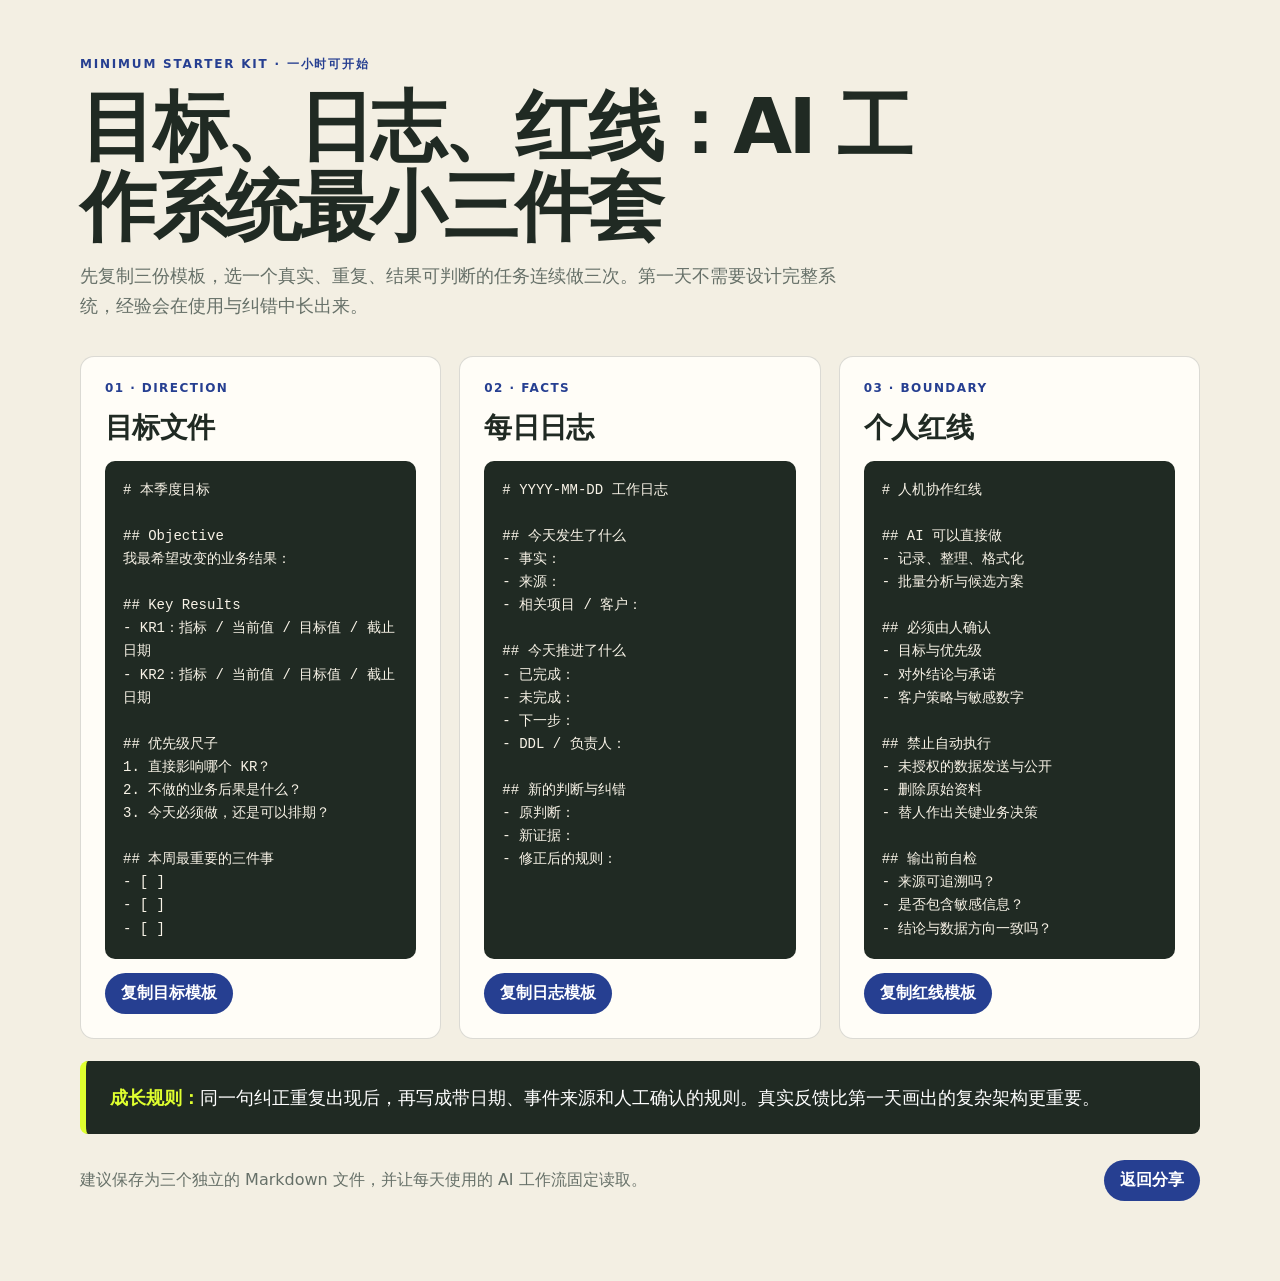
<file: starter-kit.html>
<!doctype html>
<html lang="zh-CN">
  <head>
    <meta charset="UTF-8" />
    <meta name="viewport" content="width=device-width, initial-scale=1.0" />
    <title>AI 工作系统最小启动三件套</title>
    <style>
      :root {
        color-scheme: light;
        --ink: #202a23;
        --muted: #667068;
        --paper: #f3efe3;
        --card: #fffdf7;
        --blue: #263f91;
        --lime: #dfff2f;
        --line: rgba(32, 42, 35, 0.16);
      }
      * { box-sizing: border-box; }
      body {
        margin: 0;
        background: var(--paper);
        color: var(--ink);
        font-family: "Noto Sans SC", "PingFang SC", system-ui, sans-serif;
      }
      main { width: min(1120px, calc(100% - 40px)); margin: 0 auto; padding: 56px 0 80px; }
      header { display: grid; gap: 14px; margin-bottom: 34px; }
      .kicker { font-size: 12px; letter-spacing: .15em; color: var(--blue); font-weight: 800; }
      h1 { margin: 0; max-width: 850px; font-size: clamp(38px, 6vw, 76px); line-height: 1.05; letter-spacing: -.045em; }
      header p { margin: 0; max-width: 780px; color: var(--muted); font-size: 18px; line-height: 1.7; }
      .steps { display: grid; grid-template-columns: repeat(3, 1fr); gap: 18px; }
      article { display: grid; grid-template-rows: auto auto 1fr auto; gap: 14px; padding: 24px; border: 1px solid var(--line); border-radius: 14px; background: var(--card); }
      article span { color: var(--blue); font-size: 12px; font-weight: 800; letter-spacing: .12em; }
      h2 { margin: 0; font-size: 28px; letter-spacing: -.025em; }
      pre { margin: 0; padding: 18px; overflow: auto; border-radius: 10px; background: #202a23; color: #f8f3e7; font: 14px/1.65 ui-monospace, SFMono-Regular, Menlo, monospace; white-space: pre-wrap; }
      button, a.back { border: 0; border-radius: 999px; padding: 10px 16px; background: var(--blue); color: white; font: inherit; font-weight: 700; cursor: pointer; text-decoration: none; justify-self: start; }
      button.done { background: var(--ink); color: var(--lime); }
      .rule { margin-top: 22px; padding: 22px 24px; border-left: 6px solid var(--lime); background: var(--ink); color: white; border-radius: 8px; font-size: 18px; line-height: 1.65; }
      .rule strong { color: var(--lime); }
      footer { display: flex; justify-content: space-between; align-items: center; gap: 20px; margin-top: 26px; color: var(--muted); }
      @media (max-width: 820px) { .steps { grid-template-columns: 1fr; } footer { align-items: flex-start; flex-direction: column; } }
    </style>
  </head>
  <body>
    <main>
      <header>
        <div class="kicker">MINIMUM STARTER KIT · 一小时可开始</div>
        <h1>目标、日志、红线：AI 工作系统最小三件套</h1>
        <p>先复制三份模板，选一个真实、重复、结果可判断的任务连续做三次。第一天不需要设计完整系统，经验会在使用与纠错中长出来。</p>
      </header>
      <section class="steps">
        <article>
          <span>01 · DIRECTION</span>
          <h2>目标文件</h2>
          <pre id="goal"># 本季度目标

## Objective
我最希望改变的业务结果：

## Key Results
- KR1：指标 / 当前值 / 目标值 / 截止日期
- KR2：指标 / 当前值 / 目标值 / 截止日期

## 优先级尺子
1. 直接影响哪个 KR？
2. 不做的业务后果是什么？
3. 今天必须做，还是可以排期？

## 本周最重要的三件事
- [ ]
- [ ]
- [ ]</pre>
          <button data-copy="goal">复制目标模板</button>
        </article>
        <article>
          <span>02 · FACTS</span>
          <h2>每日日志</h2>
          <pre id="log"># YYYY-MM-DD 工作日志

## 今天发生了什么
- 事实：
- 来源：
- 相关项目 / 客户：

## 今天推进了什么
- 已完成：
- 未完成：
- 下一步：
- DDL / 负责人：

## 新的判断与纠错
- 原判断：
- 新证据：
- 修正后的规则：</pre>
          <button data-copy="log">复制日志模板</button>
        </article>
        <article>
          <span>03 · BOUNDARY</span>
          <h2>个人红线</h2>
          <pre id="guardrail"># 人机协作红线

## AI 可以直接做
- 记录、整理、格式化
- 批量分析与候选方案

## 必须由人确认
- 目标与优先级
- 对外结论与承诺
- 客户策略与敏感数字

## 禁止自动执行
- 未授权的数据发送与公开
- 删除原始资料
- 替人作出关键业务决策

## 输出前自检
- 来源可追溯吗？
- 是否包含敏感信息？
- 结论与数据方向一致吗？</pre>
          <button data-copy="guardrail">复制红线模板</button>
        </article>
      </section>
      <div class="rule"><strong>成长规则：</strong>同一句纠正重复出现后，再写成带日期、事件来源和人工确认的规则。真实反馈比第一天画出的复杂架构更重要。</div>
      <footer>
        <span>建议保存为三个独立的 Markdown 文件，并让每天使用的 AI 工作流固定读取。</span>
        <a class="back" href="index.html">返回分享</a>
      </footer>
    </main>
    <script>
      async function copyText(text) {
        if (navigator.clipboard && window.isSecureContext) {
          await navigator.clipboard.writeText(text);
          return;
        }
        const helper = document.createElement("textarea");
        helper.value = text;
        helper.setAttribute("readonly", "");
        helper.style.position = "fixed";
        helper.style.opacity = "0";
        document.body.appendChild(helper);
        helper.select();
        document.execCommand("copy");
        helper.remove();
      }

      document.querySelectorAll("button[data-copy]").forEach((button) => {
        button.addEventListener("click", async () => {
          const text = document.getElementById(button.dataset.copy).textContent;
          await copyText(text);
          button.textContent = "已复制";
          button.classList.add("done");
          setTimeout(() => {
            button.textContent = button.dataset.copy === "goal" ? "复制目标模板" : button.dataset.copy === "log" ? "复制日志模板" : "复制红线模板";
            button.classList.remove("done");
          }, 1600);
        });
      });
    </script>
  </body>
</html>
</file>
